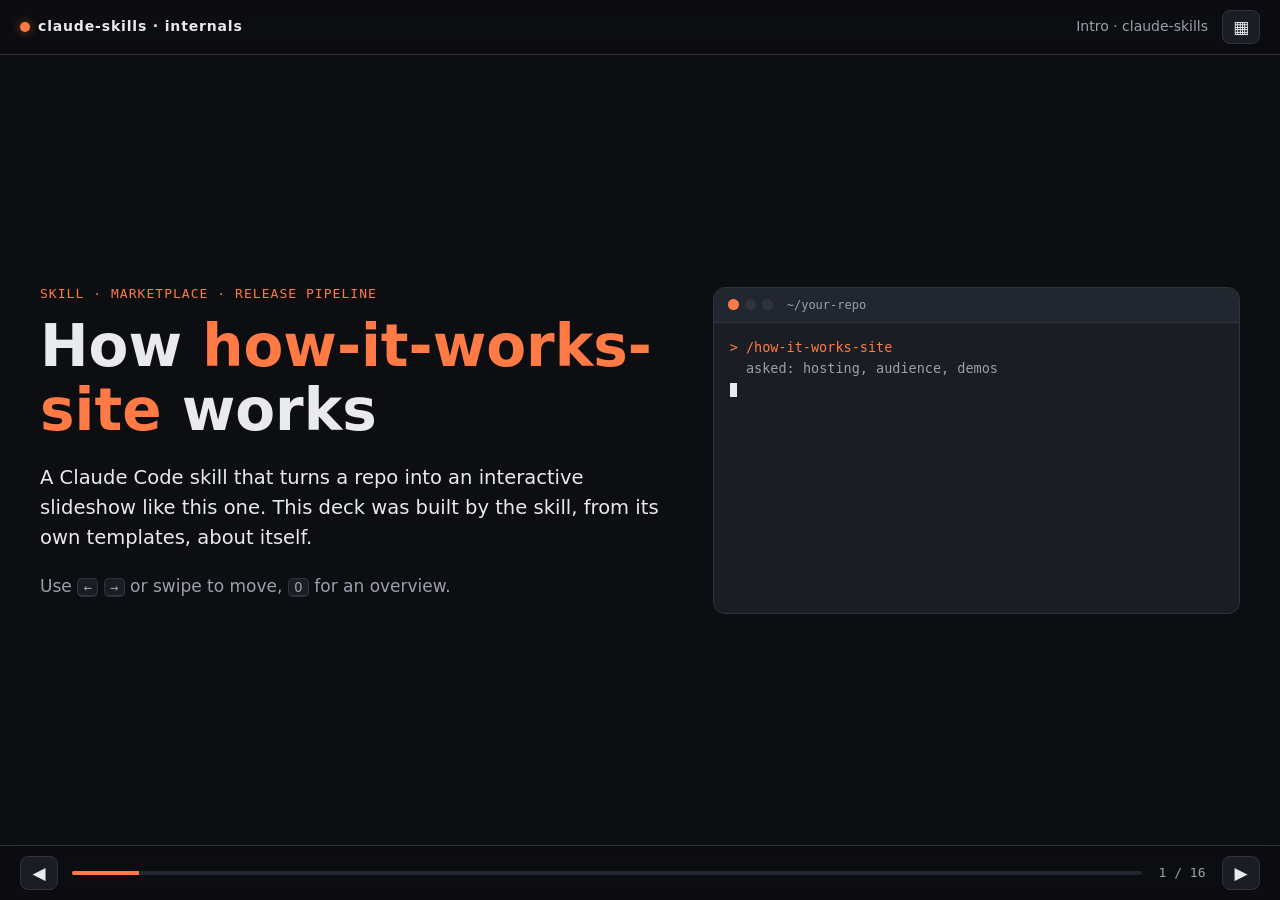
<file: site/index.html>
<!doctype html>
<html lang="en">
<head>
<meta charset="utf-8">
<meta name="viewport" content="width=device-width, initial-scale=1">
<title>claude-skills Internals</title>
<meta name="description" content="Interactive slideshow explaining how the how-it-works-site skill and the mveplus-skills plugin marketplace work.">
<link rel="stylesheet" href="deck.css">
<link rel="stylesheet" href="app.css">
</head>
<body data-deck-title="claude-skills Internals">

<header class="topbar">
  <a class="brand" href="#/title"><span class="brand-dot"></span>claude-skills · internals</a>
  <span class="chapter" id="chapter"></span>
  <button class="icon-btn" id="btn-overview" title="All slides (O)" aria-label="All slides">▦</button>
</header>

<main id="deck">

<!-- ============================ Intro ============================ -->
<section class="slide" id="title" data-chapter="Intro" data-title="claude-skills">
  <div class="hero">
    <div>
      <p class="kicker">Skill · Marketplace · Release pipeline</p>
      <h1>How <span class="accent">how-it-works-site</span> works</h1>
      <p class="lead">A Claude Code skill that turns a repo into an interactive slideshow like this one. This deck was built by the skill, from its own templates, about itself.</p>
      <p class="muted">Use <kbd>←</kbd> <kbd>→</kbd> or swipe to move, <kbd>O</kbd> for an overview.</p>
    </div>
    <div class="card term" aria-label="Files the skill creates">
      <div class="term-bar"><i></i><i></i><i></i><span>~/your-repo</span></div>
      <pre class="term-body" id="term"></pre>
    </div>
  </div>
</section>

<section class="slide" id="idea" data-chapter="Intro" data-title="The idea">
  <h2>The idea</h2>
  <div class="cols">
    <div>
      <p class="lead">A README tells you what a project does. It rarely shows <em>why</em> it is built that way, and it drifts away from the code over time.</p>
      <ul class="points">
        <li><b>Why first, code last.</b> Each deck starts with the problem, then the architecture, then one slide per component, with short real code excerpts.</li>
        <li><b>Demos run the real logic.</b> Simulations port the project's own functions (thresholds, ordering, integer maths), so playing with them teaches how the code behaves.</li>
        <li><b>The code wins.</b> Every number on a slide comes from the source. Where the docs say something else, the skill reports it instead of hiding it.</li>
        <li><b>Nothing to install.</b> Plain HTML, CSS and JS, no CDN, no build. It works offline and on any static host.</li>
      </ul>
    </div>
    <div class="card">
      <h3>README vs. how-it-works deck</h3>
      <table class="tbl">
        <tr><th></th><th>README</th><th>Deck</th></tr>
        <tr><td>Shows behaviour</td><td>Describes it</td><td>Runs it</td></tr>
        <tr><td>Explains design</td><td>Sometimes</td><td>On every slide</td></tr>
        <tr><td>Source of facts</td><td>Author's memory</td><td>The code</td></tr>
        <tr><td>Navigation</td><td>Scroll</td><td>Chapters, URL per slide</td></tr>
      </table>
      <p class="muted small">Reference deck: <a href="https://mveplus.github.io/onair-led-sign-firmware/">onair-led-sign-firmware</a>, 19 slides, 4 simulations.</p>
    </div>
  </div>
</section>

<section class="slide" id="output" data-chapter="Intro" data-title="What you get">
  <h2>What the skill adds to a repo</h2>
  <p class="sub">Click a file to see what it does.</p>
  <div class="cols wide-left">
    <svg viewBox="0 0 900 420" role="img" aria-label="Files added to the repository">
      <path class="edge" d="M450 92 L170 180"/>
      <path class="edge" d="M450 92 L450 180"/>
      <path class="edge" d="M450 92 L730 180"/>
      <path class="edge" d="M170 260 L170 320"/>
      <path class="edge" d="M450 260 L450 320"/>
      <g class="node pick" data-file="index"><rect x="330" y="20" width="240" height="72" rx="10"/><text x="450" y="52">site/index.html</text><text class="small" x="450" y="74">slides + page chrome</text></g>
      <g class="node pick" data-file="css"><rect x="50" y="180" width="240" height="80" rx="10"/><text x="170" y="214">site/deck.css</text><text class="small" x="170" y="238">theme tokens, layout</text></g>
      <g class="node pick" data-file="deck"><rect x="330" y="180" width="240" height="80" rx="10"/><text x="450" y="214">site/deck.js</text><text class="small" x="450" y="238">generic engine</text></g>
      <g class="node pick" data-file="app"><rect x="610" y="180" width="240" height="80" rx="10"/><text x="730" y="214">site/app.js</text><text class="small" x="730" y="238">this project's demos</text></g>
      <g class="node pick" data-file="img"><rect x="50" y="320" width="240" height="72" rx="10"/><text x="170" y="352">site/img/</text><text class="small" x="170" y="374">resized, EXIF stripped</text></g>
      <g class="node pick" data-file="ci"><rect x="330" y="320" width="240" height="72" rx="10"/><text x="450" y="352">pages workflow</text><text class="small" x="450" y="374">GitHub and/or GitLab</text></g>
      <g class="node pick" data-file="readme"><rect x="610" y="320" width="240" height="72" rx="10"/><text x="730" y="352">README.md</text><text class="small" x="730" y="374">+ link paragraph</text></g>
    </svg>
    <div class="card">
      <h3 id="file-name">Pick a file</h3>
      <p id="file-info" class="muted">Each box is something the skill writes. Only <code>app.js</code> and the slides are specific to your project; the rest is copied from the skill's templates.</p>
      <pre class="code" id="file-code"></pre>
    </div>
  </div>
</section>

<!-- ============================ The skill ============================ -->
<section class="slide" id="wiring" data-chapter="The skill" data-title="How a skill is wired">
  <h2>How a skill is wired</h2>
  <p class="sub">Three JSON/Markdown files take Claude Code from "add this marketplace" to "run this process". Click one.</p>
  <div class="cols wide-left">
    <svg viewBox="0 0 900 400" role="img" aria-label="Marketplace, plugin and skill files">
      <path class="edge" id="w-e1" d="M290 90 L330 90 Q350 90 350 110 L350 180 Q350 200 370 200 L410 200"/>
      <path class="edge" id="w-e2" d="M650 200 L690 200 Q710 200 710 220 L710 290 Q710 310 690 310 L650 310"/>
      <g class="node pick" data-w="market"><rect x="30" y="50" width="260" height="80" rx="10"/><text x="160" y="84">marketplace.json</text><text class="small" x="160" y="108">.claude-plugin/</text></g>
      <g class="node pick" data-w="plugin"><rect x="410" y="160" width="240" height="80" rx="10"/><text x="530" y="194">plugin.json</text><text class="small" x="530" y="218">how-it-works-site/.claude-plugin/</text></g>
      <g class="node pick" data-w="skill"><rect x="410" y="270" width="240" height="80" rx="10"/><text x="530" y="304">SKILL.md</text><text class="small" x="530" y="328">skills/how-it-works-site/</text></g>
      <g class="node pick" data-w="templates"><rect x="30" y="270" width="260" height="80" rx="10"/><text x="160" y="304">templates/</text><text class="small" x="160" y="328">copied into your site/</text></g>
      <path class="edge" id="w-e3" d="M410 310 L290 310"/>
    </svg>
    <div class="card">
      <h3 id="w-name">Pick a file</h3>
      <p id="w-info" class="muted">The marketplace lists plugins, a plugin bundles skills, and a skill is a Markdown file whose frontmatter decides <em>when</em> it runs and whose body says <em>what</em> to do.</p>
      <pre class="code" id="w-code"></pre>
    </div>
  </div>
</section>

<section class="slide" id="process" data-chapter="The skill" data-title="The 7-step process">
  <h2>What Claude does when the skill runs</h2>
  <p class="sub">The seven steps in <code>SKILL.md</code>, in order. Step through to see what each one produces.</p>
  <div class="cols">
    <div class="card">
      <ol class="steps" id="proc-steps">
        <li><b>Ask</b> before building, in one question round.</li>
        <li><b>Read the code</b> properly.</li>
        <li><b>Outline</b> 12–20 slides in chapters.</li>
        <li><b>Build</b> from the templates.</li>
        <li><b>Wire up publishing.</b></li>
        <li><b>Verify</b> in a real browser.</li>
        <li><b>Hand off</b>, and ask before committing.</li>
      </ol>
      <div class="row"><button class="btn" id="proc-prev">◀ Back</button><button class="btn primary" id="proc-next">Next ▶</button></div>
    </div>
    <div class="card">
      <h3 id="proc-title"></h3>
      <p id="proc-why"></p>
      <p class="label">Produces</p>
      <div class="info-box" id="proc-out"></div>
    </div>
  </div>
</section>

<section class="slide" id="truth" data-chapter="The skill" data-title="Code over docs">
  <h2>The code is the source of truth</h2>
  <div class="cols">
    <div>
      <p class="lead">Step 2 of the skill: get every timeout, threshold, default and endpoint <b>from the code</b>, not the README. Keep a list of the places where they disagree.</p>
      <ul class="points">
        <li><b>Why:</b> an explainer that repeats a stale README spreads the mistake to more readers, who now trust it more because it looks polished.</li>
        <li><b>Never fix quietly.</b> The slides show what the code actually does, and the list goes to the maintainer, who decides whether the code or the docs is wrong.</li>
        <li><b>Dead ends count too:</b> a CI job whose consumer doesn't exist, a flag nothing reads.</li>
      </ul>
    </div>
    <div class="card">
      <h3>Found while building this deck</h3>
      <ul class="finds">
        <li><code>SKILL.md</code>'s template table listed five files, but <code>templates/</code> also held <code>app.js</code>, the starter for the project's demos.</li>
        <li>The Pages template pinned <code>actions/checkout@v4.2.2</code> (Node 20), while this repo's own <code>ci.yml</code> had already moved to Node 24 actions.</li>
        <li><code>ci.yml</code>'s comment said the zip goes under <i>Settings → Skills</i>; the release notes it writes said <i>Settings → Capabilities → Skills</i>.</li>
        <li>Testing at phone width turned up a template bug: wide code blocks pushed grid columns past the screen edge.</li>
      </ul>
      <p class="muted small">All four were reported to the maintainer first, then fixed in the skill's 1.1.0 release.</p>
    </div>
  </div>
</section>

<section class="slide" id="real-sims" data-chapter="The skill" data-title="Real simulations">
  <h2>A simulation that only looks right is a bug</h2>
  <div class="cols">
    <div>
      <p class="lead">Demos port the project's own function and name it on the slide, so the reader can go and find it.</p>
      <ul class="points">
        <li><b>Same maths.</b> Integer division stays integer, thresholds keep their exact values, branches keep their order.</li>
        <li><b>Same edge cases.</b> If the firmware ignores a button press during boot, the simulation does too.</li>
        <li><b>In this deck:</b> the version-check demo is a line-for-line port of <code>scripts/check-versions.py</code>, and the tag parser reproduces the shell expansions in <code>ci.yml</code>.</li>
      </ul>
    </div>
    <div class="card">
      <h3>Ported, not imitated</h3>
<pre class="code"><span class="c"># scripts/check-versions.py</span>
if entry.get("version") != manifest.get("version"):
    errors.append(f"{name}: marketplace.json has "
                  f"{entry.get('version')!r}, plugin.json "
                  f"has {manifest.get('version')!r}")</pre>
<pre class="code"><span class="c">// site/app.js</span>
if (entry.version !== manifest.version)
  errors.push(`${name}: marketplace.json has ` +
    `${pyRepr(entry.version)}, plugin.json ` +
    `has ${pyRepr(manifest.version)}`);</pre>
    </div>
  </div>
</section>

<!-- ============================ Deck engine ============================ -->
<section class="slide" id="engine" data-chapter="Deck engine" data-title="deck.js">
  <h2>The engine: <code>deck.js</code></h2>
  <div class="cols">
    <div>
      <p class="lead">125 lines, no dependencies, shared by every generated site. Project code never edits it; it calls the small <code>window.Deck</code> API from <code>app.js</code>.</p>
      <ul class="points">
        <li><b>One URL per slide.</b> <code>#/slide-id</code> via <code>history.replaceState</code>, so links to a slide work and Back leaves the deck instead of stepping through it.</li>
        <li><b>Keyboard and touch.</b> Arrows, Space, PageUp/Down, Home/End, <kbd>O</kbd> overview, <kbd>Esc</kbd>. Inputs keep their own arrow keys; swipes starting on a control are ignored.</li>
        <li><b>Animate only what is visible.</b> One <code>requestAnimationFrame</code> loop calls only the hooks of the active slide.</li>
      </ul>
    </div>
    <div class="card">
      <h3>Try it: <code>Deck.onFrame</code></h3>
      <p class="muted small">This counter is registered with <code>Deck.onFrame('engine', …)</code>. Leave the slide and come back: it stopped while you were away.</p>
      <div class="big-num" id="frame-count">0</div>
      <p class="center muted small">frames run on this slide · current hash <code id="cur-hash"></code></p>
<pre class="code"><span class="c">// deck.js</span>
function frame(now) {
  const s = slides[cur];
  if (s) (frames[s.id] || []).forEach(fn => fn(now));
  requestAnimationFrame(frame);
}</pre>
    </div>
  </div>
</section>

<section class="slide" id="theme" data-chapter="Deck engine" data-title="Theme and offline">
  <h2>One accent, no external requests</h2>
  <div class="cols">
    <div>
      <p class="lead"><code>deck.css</code> defines the colours as CSS variables. A project re-tints the whole deck by changing <code>--accent</code>.</p>
      <ul class="points">
        <li><b>Dark by default.</b> Diagrams are inline SVG drawn with the same tokens, so they re-tint too.</li>
        <li><b>No CDNs, no web fonts.</b> System font stacks only. The site loads behind a corporate proxy, on a locked-down Pages host, or from a laptop with no network.</li>
        <li><b>Phone-friendly.</b> Below 860 px the columns stack; below 480 px the grids go single-column.</li>
      </ul>
    </div>
    <div class="card">
      <h3>Re-tint this deck</h3>
      <div class="row" id="tints">
        <button class="chip swatch" data-c="#ff7a45" style="--sw:#ff7a45">this deck</button>
        <button class="chip swatch" data-c="#ff3b3b" style="--sw:#ff3b3b">template red</button>
        <button class="chip swatch" data-c="#47d18c" style="--sw:#47d18c">green</button>
        <button class="chip swatch" data-c="#5aa9ff" style="--sw:#5aa9ff">blue</button>
        <button class="chip swatch" data-c="#c58cff" style="--sw:#c58cff">violet</button>
      </div>
      <pre class="code" id="tint-code"></pre>
    </div>
  </div>
</section>

<section class="slide" id="images" data-chapter="Deck engine" data-title="Images and privacy">
  <h2>Photos carry where they were taken</h2>
  <div class="cols">
    <div>
      <p class="lead">Phone photos usually contain GPS coordinates in their EXIF data. Once pushed, they are in git history for good.</p>
      <ul class="points">
        <li><b>Copies are cleaned.</b> Images go to <code>site/img/</code> resized and with metadata removed.</li>
        <li><b>Originals are checked.</b> The skill looks for GPS tags in the repo's own images and warns you if it finds any.</li>
        <li><b>Your call.</b> Removing a file from history needs a history rewrite and a force-push, so the skill only reports it.</li>
      </ul>
    </div>
    <div class="card">
      <h3>The commands it uses</h3>
<pre class="code"><span class="c"># copy for the site: rotate, strip metadata, resize</span>
magick in.jpg -auto-orient -strip \
  -resize 1200x -quality 80 site/img/out.jpg

<span class="c"># check an original for a location</span>
identify -format '%[EXIF:GPSLatitude]' in.jpg
exiftool -gps:all in.jpg</pre>
    </div>
  </div>
</section>

<section class="slide" id="pages" data-chapter="Deck engine" data-title="Publishing">
  <h2>Publishing: static files, no build</h2>
  <div class="cols">
    <div>
      <p class="lead">The workflow uploads <code>site/</code> as it is. It runs when <code>site/**</code> or the workflow changes on <code>main</code>.</p>
      <ul class="points">
        <li><b>GitHub:</b> enable Pages once with source = GitHub Actions. It only deploys from the default branch.</li>
        <li><b>GitLab:</b> a <code>pages</code> job is <em>merged</em> into the existing <code>.gitlab-ci.yml</code>, never overwriting it. Pages turns on by itself.</li>
        <li><b>README link.</b> A short paragraph points readers to the deck.</li>
      </ul>
<pre class="code"><span class="c"># one-time, GitHub</span>
gh api -X POST repos/OWNER/REPO/pages -f build_type=workflow</pre>
    </div>
    <div class="card">
      <h3><code>.github/workflows/pages.yml</code></h3>
<pre class="code">on:
  push:
    branches: [main]
    paths: ["site/**", ".github/workflows/pages.yml"]
permissions:
  pages: write
  id-token: write
steps:
  - uses: actions/checkout@v7.0.1
  - uses: actions/configure-pages@v6.0.0
  - uses: actions/upload-pages-artifact@v5.0.0
    with: { path: site }
  - uses: actions/deploy-pages@v5.0.1</pre>
    </div>
  </div>
</section>

<!-- ============================ Releasing ============================ -->
<section class="slide" id="release" data-chapter="Releasing" data-title="Release pipeline">
  <h2>From <code>release.sh</code> to a GitHub Release</h2>
  <div class="cols wide-left">
    <svg viewBox="0 0 900 430" role="img" aria-label="Release pipeline">
      <path id="r-e1" class="edge" d="M230 80 L330 80"/>
      <path id="r-e2" class="edge" d="M570 80 L670 80"/>
      <path id="r-e3" class="edge" d="M450 120 L450 200"/>
      <path id="r-e4" class="edge" d="M570 240 L660 240"/>
      <path id="r-e5" class="edge" d="M770 280 L770 340"/>
      <path id="r-e6" class="edge" d="M660 380 L570 380"/>
      <g class="node" id="r-dev"><rect x="20" y="40" width="210" height="80" rx="10"/><text x="125" y="74">release.sh</text><text class="small" x="125" y="98">your machine</text></g>
      <g class="node" id="r-git"><rect x="330" y="40" width="240" height="80" rx="10"/><text x="450" y="74">GitHub repo</text><text class="small" x="450" y="98">main + tag</text></g>
      <g class="node" id="r-cli"><rect x="670" y="40" width="210" height="80" rx="10"/><text x="775" y="74">claude plugin tag</text><text class="small" x="775" y="98">P--vX.Y.Z</text></g>
      <g class="node" id="r-val"><rect x="330" y="200" width="240" height="80" rx="10"/><text x="450" y="234">CI: validate</text><text class="small" x="450" y="258">every push and PR</text></g>
      <g class="node" id="r-rel"><rect x="660" y="200" width="220" height="80" rx="10"/><text x="770" y="234">CI: release</text><text class="small" x="770" y="258">tags only</text></g>
      <g class="node" id="r-out"><rect x="660" y="340" width="220" height="80" rx="10"/><text x="770" y="374">GitHub Release</text><text class="small" x="770" y="398">P-X.Y.Z.zip + notes</text></g>
      <g class="node" id="r-user"><rect x="330" y="340" width="240" height="80" rx="10"/><text x="450" y="374">Users</text><text class="small" x="450" y="398">/plugin install · claude.ai</text></g>
    </svg>
    <div class="card">
      <ol class="steps" id="rel-steps">
        <li><code>release.sh P X.Y.Z</code> refuses unless the version is <code>X.Y.Z</code>, the plugin exists, you're on <code>main</code> with a clean tree; then <code>git pull --ff-only</code>.</li>
        <li>Writes the version into <code>plugin.json</code> <em>and</em> the plugin's <code>marketplace.json</code> entry.</li>
        <li>Runs <code>check-versions.py P X.Y.Z</code> and <code>claude plugin validate</code> locally.</li>
        <li>Commits <code>release: P vX.Y.Z</code> and pushes <code>main</code>.</li>
        <li><code>claude plugin tag</code> creates and pushes the <code>P--vX.Y.Z</code> tag.</li>
        <li>The tag push starts CI: install Claude Code 2.1.302, validate every manifest, check versions, check the tag.</li>
        <li><code>release</code> job (needs <code>validate</code>): zip <code>P/skills/P</code>, write notes from commits touching <code>P/</code> since its previous tag.</li>
        <li><code>gh release create --verify-tag</code>. Users update through the marketplace, or upload the zip to claude.ai.</li>
      </ol>
      <div class="row"><button class="btn" id="rel-prev">◀ Back</button><button class="btn primary" id="rel-next">Next ▶</button></div>
    </div>
  </div>
</section>

<section class="slide" id="tags" data-chapter="Releasing" data-title="Tag parser">
  <h2>How CI reads a tag</h2>
  <p class="sub">The workflow triggers on tags matching <code>*--v*</code>, then splits them with two shell expansions. Type a tag.</p>
  <div class="cols">
    <div class="card">
      <label class="field">Tag
        <input id="tag-in" value="how-it-works-site--v1.0.0" spellcheck="false" autocomplete="off">
      </label>
      <div class="row" id="tag-presets">
        <button class="chip" data-t="how-it-works-site--v1.0.0">matching</button>
        <button class="chip" data-t="how-it-works-site--v1.1.0">wrong version</button>
        <button class="chip" data-t="v1.0.0">plain v1.0.0</button>
        <button class="chip" data-t="daily-retro--v0.1.0">unknown plugin</button>
        <button class="chip" data-t="a--v1--v2">two --v</button>
      </div>
<pre class="code"><span class="c"># .github/workflows/ci.yml</span>
TAG="${GITHUB_REF#refs/tags/}"
python3 scripts/check-versions.py "${TAG%--v*}" "${TAG##*--v}"</pre>
    </div>
    <div class="card">
      <table class="tbl" id="tag-out">
        <tr><th>Triggers CI?</th><td id="t-trig"></td></tr>
        <tr><th><code>${TAG%--v*}</code> → plugin</th><td id="t-plugin"></td></tr>
        <tr><th><code>${TAG##*--v}</code> → version</th><td id="t-ver"></td></tr>
        <tr><th>Release zip</th><td id="t-zip"></td></tr>
      </table>
      <p class="label">check-versions.py says</p>
      <pre class="code out" id="t-check"></pre>
      <p class="muted small">Checked against the manifests on the next slide. <code>%</code> drops the shortest matching suffix and <code>##</code> the longest matching prefix, so both split at the <em>last</em> <code>--v</code>.</p>
    </div>
  </div>
</section>

<section class="slide" id="versions" data-chapter="Releasing" data-title="Version check">
  <h2>Two files, one version</h2>
  <p class="sub">The version lives in both <code>plugin.json</code> and <code>marketplace.json</code>. <code>check-versions.py</code> runs on every push and fails CI if they disagree. Edit the fields.</p>
  <div class="cols">
    <div class="card">
      <div class="two">
        <div>
          <h3>marketplace.json entry</h3>
          <label class="field">name<input id="v-mname" value="how-it-works-site" spellcheck="false"></label>
          <label class="field">version<input id="v-mver" value="1.0.0" spellcheck="false"></label>
        </div>
        <div>
          <h3>plugin.json</h3>
          <label class="field">name<input id="v-pname" value="how-it-works-site" spellcheck="false"></label>
          <label class="field">version<input id="v-pver" value="1.0.0" spellcheck="false"></label>
        </div>
      </div>
      <label class="field">Tag arguments (optional, as the tag job passes them)
        <input id="v-args" value="" placeholder="how-it-works-site 1.0.0" spellcheck="false">
      </label>
      <p class="muted small">An empty version field means the key is missing, which Python reports as <code>None</code>.</p>
    </div>
    <div class="card">
      <h3>CI log</h3>
      <pre class="code out" id="v-out"></pre>
      <p class="label">Exit status</p>
      <div class="info-box" id="v-exit"></div>
    </div>
  </div>
</section>

<section class="slide" id="install" data-chapter="Releasing" data-title="Installing">
  <h2>Two ways to install</h2>
  <div class="cols">
    <div class="card">
      <h3>Claude Code: the marketplace</h3>
      <p>The repo itself is the marketplace. Claude Code reads <code>.claude-plugin/marketplace.json</code> from GitHub and installs plugins from the folders it lists.</p>
<pre class="code">/plugin marketplace add mveplus/claude-skills</pre>
<pre class="code">/plugin install how-it-works-site@mveplus-skills</pre>
      <p class="muted small">Update later with <code>/plugin marketplace update mveplus-skills</code>.</p>
    </div>
    <div class="card">
      <h3>claude.ai: the release zip</h3>
      <p>The release job zips only the skill folder, so the archive has <code>how-it-works-site/SKILL.md</code> at its root, the shape claude.ai expects.</p>
<pre class="code"><span class="c"># ci.yml, release job</span>
(cd "$PLUGIN/skills" &amp;&amp; zip -qr \
  "$GITHUB_WORKSPACE/$PLUGIN-$VERSION.zip" "$PLUGIN")</pre>
      <p class="muted small">Upload it under Settings → Capabilities → Skills.</p>
    </div>
  </div>
</section>

<!-- ============================ Wrap-up ============================ -->
<section class="slide" id="principles" data-chapter="Wrap-up" data-title="Design principles">
  <h2>The ideas behind it</h2>
  <div class="grid4">
    <div class="tile"><b>Code over docs</b><p>Facts come from the source; mismatches are reported, not smoothed over.</p></div>
    <div class="tile"><b>Real simulations</b><p>Demos port the project's functions and name them on the slide.</p></div>
    <div class="tile"><b>Zero dependencies</b><p>Static files, system fonts, inline SVG. Works offline and anywhere.</p></div>
    <div class="tile"><b>Ask, then act</b><p>Questions before building; confirmation before committing or pushing.</p></div>
    <div class="tile"><b>Generic engine</b><p><code>deck.js</code> never changes per project; <code>app.js</code> holds the specifics.</p></div>
    <div class="tile"><b>Privacy by default</b><p>Images stripped of metadata; GPS in originals is flagged.</p></div>
    <div class="tile"><b>One version, two files</b><p><code>release.sh</code> writes both; CI refuses to ship if they drift.</p></div>
    <div class="tile"><b>Tag = release</b><p>Pushing <code>P--vX.Y.Z</code> is the only way a release gets published.</p></div>
  </div>
  <p class="row links">
    <a class="btn" href="https://github.com/mveplus/claude-skills">Repository</a>
    <a class="btn" href="https://github.com/mveplus/claude-skills/blob/main/how-it-works-site/skills/how-it-works-site/SKILL.md">SKILL.md</a>
    <a class="btn" href="https://github.com/mveplus/claude-skills/releases">Releases</a>
    <a class="btn" href="https://mveplus.github.io/onair-led-sign-firmware/">Reference deck</a>
  </p>
</section>

</main>

<nav class="bottombar" aria-label="Slide navigation">
  <button class="icon-btn" id="btn-prev" aria-label="Previous slide">◀</button>
  <div class="progress"><div id="progress-fill"></div></div>
  <span class="counter" id="counter"></span>
  <button class="icon-btn" id="btn-next" aria-label="Next slide">▶</button>
</nav>

<div class="overview" id="overview" hidden>
  <div class="overview-inner">
    <div class="overview-head"><h2>All slides</h2><button class="icon-btn" id="btn-close-ov" aria-label="Close">✕</button></div>
    <ol id="overview-list"></ol>
  </div>
</div>

<script src="deck.js"></script>
<script src="app.js"></script>
</body>
</html>
</file>
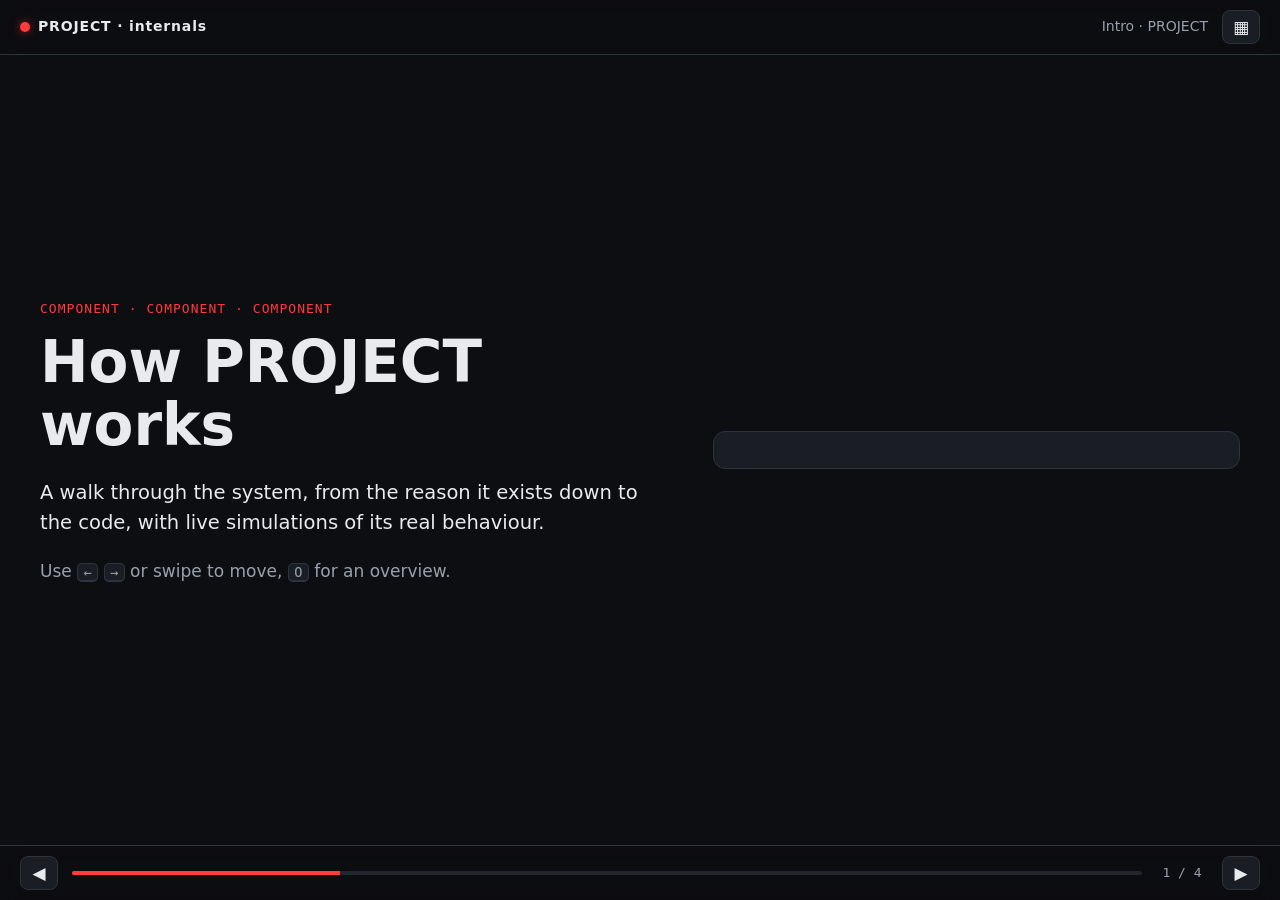
<file: how-it-works-site/skills/how-it-works-site/templates/index.html>
<!doctype html>
<html lang="en">
<head>
<meta charset="utf-8">
<meta name="viewport" content="width=device-width, initial-scale=1">
<title>PROJECT Internals</title>
<meta name="description" content="Interactive slideshow explaining how PROJECT works.">
<link rel="stylesheet" href="deck.css">
<!-- optional: <link rel="stylesheet" href="app.css"> for project-specific styles -->
</head>
<body data-deck-title="PROJECT Internals">

<header class="topbar">
  <a class="brand" href="#/title"><span class="brand-dot"></span>PROJECT · internals</a>
  <span class="chapter" id="chapter"></span>
  <button class="icon-btn" id="btn-overview" title="All slides (O)" aria-label="All slides">▦</button>
</header>

<main id="deck">

<!-- Pattern: hero / title slide -->
<section class="slide" id="title" data-chapter="Intro" data-title="PROJECT">
  <div class="hero">
    <div>
      <p class="kicker">COMPONENT · COMPONENT · COMPONENT</p>
      <h1>How PROJECT works</h1>
      <p class="lead">A walk through the system, from the reason it exists down to the code, with live simulations of its real behaviour.</p>
      <p class="muted">Use <kbd>←</kbd> <kbd>→</kbd> or swipe to move, <kbd>O</kbd> for an overview.</p>
    </div>
    <div class="card"><!-- playful interactive element tied to the project --></div>
  </div>
</section>

<!-- Pattern: two columns, explanation + interactive card -->
<section class="slide" id="idea" data-chapter="Intro" data-title="The idea">
  <h2>The idea</h2>
  <div class="cols">
    <div>
      <p class="lead">One or two sentences: the problem, and what this project does about it.</p>
      <ul class="points">
        <li><b>Point.</b> Why it matters.</li>
      </ul>
    </div>
    <div class="card"><h3>Pick a component</h3><p id="info">…</p></div>
  </div>
</section>

<!-- Pattern: stepper (wire it up with Deck.stepper in app.js) -->
<section class="slide" id="flow" data-chapter="Intro" data-title="Request flow">
  <h2>How a request travels</h2>
  <div class="cols wide-left">
    <svg viewBox="0 0 900 400" role="img" aria-label="Flow diagram">
      <path id="e-a-b" class="edge" d="M190 200 L710 200"/>
      <g class="node" id="n-a"><rect x="30" y="160" width="160" height="80" rx="10"/><text x="110" y="205">A</text></g>
      <g class="node" id="n-b"><rect x="710" y="160" width="160" height="80" rx="10"/><text x="790" y="205">B</text></g>
    </svg>
    <div class="card">
      <ol class="steps" id="flow-steps">
        <li>Step one.</li>
        <li>Step two.</li>
      </ol>
      <div class="row"><button class="btn" id="flow-prev">◀ Back</button><button class="btn primary" id="flow-next">Next ▶</button></div>
    </div>
  </div>
</section>

<!-- Pattern: principles grid / closing -->
<section class="slide" id="principles" data-chapter="Wrap-up" data-title="Design principles">
  <h2>The ideas behind it</h2>
  <div class="grid4">
    <div class="tile"><b>Principle</b><p>How the code embodies it.</p></div>
  </div>
</section>

</main>

<nav class="bottombar" aria-label="Slide navigation">
  <button class="icon-btn" id="btn-prev" aria-label="Previous slide">◀</button>
  <div class="progress"><div id="progress-fill"></div></div>
  <span class="counter" id="counter"></span>
  <button class="icon-btn" id="btn-next" aria-label="Next slide">▶</button>
</nav>

<div class="overview" id="overview" hidden>
  <div class="overview-inner">
    <div class="overview-head"><h2>All slides</h2><button class="icon-btn" id="btn-close-ov" aria-label="Close">✕</button></div>
    <ol id="overview-list"></ol>
  </div>
</div>

<script src="deck.js"></script>
<script src="app.js"></script>
</body>
</html>
</file>
<file: site/deck.css>
/* deck.css — base theme for how-it-works sites. Re-tint with --accent. */
:root {
  --bg: #0d0e11;
  --bg-2: #14161b;
  --panel: #1a1d23;
  --panel-2: #22262e;
  --line: #2e333d;
  --text: #e9eaee;
  --muted: #9aa0ab;
  --accent: #ff3b3b;
  --accent-soft: rgba(255, 59, 59, .15);
  --accent-glow: rgba(255, 59, 59, .55);
  --warn: #ffb547;
  --ok: #47d18c;
  --info: #5aa9ff;
  --code-bg: #101216;
  --radius: 12px;
  --mono: ui-monospace, "SF Mono", "JetBrains Mono", Menlo, Consolas, monospace;
  --sans: system-ui, -apple-system, "Segoe UI", Roboto, "Helvetica Neue", Arial, sans-serif;
  color-scheme: dark;
}

* { box-sizing: border-box; }
html, body { margin: 0; height: 100%; }
body { background: var(--bg); color: var(--text); font: 17px/1.55 var(--sans); overflow: hidden; }
a { color: var(--info); }
code { font-family: var(--mono); font-size: .88em; background: var(--panel-2); padding: .1em .35em; border-radius: 5px; }
kbd { font-family: var(--mono); font-size: .8em; border: 1px solid var(--line); border-bottom-width: 2px; border-radius: 5px; padding: 0 .4em; background: var(--panel); }
button { font: inherit; color: inherit; cursor: pointer; }

/* ---------- chrome ---------- */
.topbar, .bottombar {
  position: fixed; left: 0; right: 0; z-index: 10;
  display: flex; align-items: center; gap: 14px; padding: 10px 20px;
  background: rgba(13, 14, 17, .85); backdrop-filter: blur(8px);
}
.topbar { top: 0; border-bottom: 1px solid var(--line); }
.bottombar { bottom: 0; border-top: 1px solid var(--line); }
.brand { display: flex; align-items: center; gap: 8px; color: var(--text); text-decoration: none; font-weight: 700; letter-spacing: .06em; font-size: 14px; }
.brand-dot { width: 10px; height: 10px; border-radius: 50%; background: var(--accent); box-shadow: 0 0 10px var(--accent-glow); }
.chapter { flex: 1; color: var(--muted); font-size: 14px; text-align: right; }
.icon-btn { background: var(--panel); border: 1px solid var(--line); border-radius: 8px; width: 38px; height: 34px; display: grid; place-items: center; }
.icon-btn:hover { border-color: var(--muted); }
.progress { flex: 1; height: 4px; background: var(--panel-2); border-radius: 4px; overflow: hidden; }
#progress-fill { height: 100%; width: 0; background: var(--accent); transition: width .3s; }
.counter { font-family: var(--mono); font-size: 13px; color: var(--muted); min-width: 52px; text-align: center; }

/* ---------- slides ---------- */
#deck { position: fixed; inset: 55px 0 55px 0; }
.slide {
  position: absolute; inset: 0; overflow-y: auto;
  padding: 28px max(16px, calc((100vw - 1200px) / 2));
  opacity: 0; visibility: hidden; transform: translateX(30px);
  transition: opacity .35s, transform .35s, visibility .35s;
}
.slide.active { opacity: 1; visibility: visible; transform: none; }
.slide.before { transform: translateX(-30px); }
h1 { font-size: clamp(34px, 5vw, 58px); line-height: 1.1; margin: .2em 0 .3em; }
h2 { font-size: clamp(24px, 3vw, 36px); margin: 0 0 .3em; }
h3 { margin: 0 0 .5em; font-size: 18px; }
.sub { color: var(--muted); margin: 0 0 18px; }
.lead { font-size: 1.15em; }
.kicker { color: var(--accent); font-family: var(--mono); font-size: 13px; letter-spacing: .08em; text-transform: uppercase; margin: 0; }
.muted { color: var(--muted); }
.note { border-left: 3px solid var(--warn); background: rgba(255, 181, 71, .08); padding: 8px 12px; border-radius: 0 8px 8px 0; font-size: 15px; }
.hero { display: grid; grid-template-columns: 1.2fr 1fr; gap: 40px; align-items: center; min-height: 100%; }

.cols { display: grid; grid-template-columns: 1fr 1fr; gap: 28px; align-items: start; }
.cols.wide-left { grid-template-columns: 1.4fr 1fr; }
.cols.wide-right { grid-template-columns: 1fr 1.6fr; }
/* let wide <pre> blocks scroll inside their column instead of widening the grid */
.cols > *, .hero > * { min-width: 0; }
.card { background: var(--panel); border: 1px solid var(--line); border-radius: var(--radius); padding: 18px 20px; }
.points { padding-left: 1.1em; margin: 0; }
.points li { margin-bottom: .7em; }
.row { display: flex; gap: 8px; align-items: center; margin-top: 12px; flex-wrap: wrap; }
.info-box { background: var(--bg-2); border: 1px solid var(--line); border-radius: 8px; padding: 10px 14px; min-height: 3em; font-size: 15px; }
.grid4 { display: grid; grid-template-columns: repeat(4, 1fr); gap: 14px; }
.tile { background: var(--panel); border: 1px solid var(--line); border-top: 3px solid var(--accent); border-radius: var(--radius); padding: 14px 16px; }
.tile p { color: var(--muted); font-size: 14.5px; margin: .4em 0 0; }

.btn { background: var(--panel-2); border: 1px solid var(--line); border-radius: 8px; padding: 7px 14px; }
.btn:hover { border-color: var(--muted); }
.btn.primary { background: var(--accent); border-color: var(--accent); color: #fff; font-weight: 600; }
.btn:disabled { opacity: .4; cursor: default; }
.chip { background: var(--panel); border: 1px solid var(--line); border-radius: 999px; padding: 6px 14px; font-size: 14px; }
.chip.active { border-color: var(--accent); color: #fff; background: var(--accent-soft); }
.seg { display: flex; border: 1px solid var(--line); border-radius: 10px; overflow: hidden; margin-bottom: 14px; }
.seg button { flex: 1; background: var(--panel-2); border: 0; padding: 8px; border-right: 1px solid var(--line); }
.seg button:last-child { border-right: 0; }
.seg button.active { background: var(--accent); color: #fff; font-weight: 600; }
.slider { display: block; font: 14px var(--mono); color: var(--muted); margin-bottom: 8px; }
.slider output { float: right; color: var(--text); }
.slider input { width: 100%; accent-color: var(--accent); }
.field { display: block; font-size: 14px; color: var(--muted); margin-bottom: 10px; }
.field select, .field input { display: block; width: 100%; margin-top: 4px; background: var(--code-bg); color: var(--text); border: 1px solid var(--line); border-radius: 8px; padding: 8px 10px; font: 14px var(--mono); }

pre.code {
  background: var(--code-bg); border: 1px solid var(--line); border-radius: 10px;
  padding: 12px 14px; margin: 10px 0; overflow-x: auto; font: 13.5px/1.5 var(--mono); white-space: pre;
}
pre.code .c { color: #6f7785; }
pre.code:empty { display: none; }

.steps { padding-left: 1.3em; margin: 0; }
.steps li { margin: 0 0 .55em; color: var(--muted); transition: color .2s; font-size: 15px; }
.steps li.cur { color: var(--text); }
.steps li.cur::marker { color: var(--warn); font-weight: 700; }
.tbl { width: 100%; border-collapse: collapse; font-size: 14px; }
.tbl th, .tbl td { text-align: left; padding: 6px 8px; border-bottom: 1px solid var(--line); }
.tbl th { color: var(--muted); font-weight: 500; }

/* SVG diagrams: give nodes class="node", edges class="edge" */
svg .node rect { fill: var(--panel); stroke: var(--line); stroke-width: 2; transition: stroke .3s, fill .3s; }
svg .node.hot rect { stroke: var(--warn); fill: #2a2418; }
svg .node text { fill: var(--text); text-anchor: middle; font: 600 16px var(--sans); }
svg .node text.small { fill: var(--muted); font-size: 12px; font-weight: 400; }
svg .edge { fill: none; stroke: var(--line); stroke-width: 3; transition: stroke .3s; }
svg .edge.hot { stroke: var(--warn); }

/* glow element driven by Deck.setLevel(el, 0..1) */
.glow { --level: 0; color: rgb(calc(70 + var(--level) * 185), calc(30 + var(--level) * 29), calc(30 + var(--level) * 29));
  text-shadow: 0 0 calc(var(--level) * 18px) var(--accent-glow); }

/* ---------- overview ---------- */
.overview { position: fixed; inset: 0; z-index: 20; background: rgba(8, 9, 11, .94); overflow-y: auto; }
.overview-inner { max-width: 1100px; margin: 0 auto; padding: 24px 16px; }
.overview-head { display: flex; justify-content: space-between; align-items: center; }
#overview-list { list-style: none; padding: 0; display: grid; grid-template-columns: repeat(auto-fill, minmax(220px, 1fr)); gap: 12px; }
#overview-list a { display: block; background: var(--panel); border: 1px solid var(--line); border-radius: 10px; padding: 14px; color: var(--text); text-decoration: none; height: 100%; }
#overview-list a:hover, #overview-list a.cur { border-color: var(--accent); }
#overview-list small { display: block; color: var(--muted); font-size: 12px; font-family: var(--mono); }

@media (max-width: 860px) {
  body { font-size: 16px; }
  .cols, .cols.wide-left, .cols.wide-right, .hero { grid-template-columns: 1fr; gap: 18px; }
  .hero { min-height: 0; }
  .grid4 { grid-template-columns: 1fr 1fr; }
  .chapter { display: none; }
  .topbar, .bottombar { padding: 8px 16px; }
}
@media (max-width: 480px) { .grid4 { grid-template-columns: 1fr; } }
@media (prefers-reduced-motion: reduce) { .slide { transition: none; } }
</file>
<file: site/app.css>
/* app.css — project-specific styles for the claude-skills deck. */
:root { --accent: #ff7a45; --accent-soft: rgba(255, 122, 69, .15); --accent-glow: rgba(255, 122, 69, .55); }
.accent { color: var(--accent); }
.small { font-size: 14px; }
.center { text-align: center; }
.label { color: var(--muted); font-size: 13px; text-transform: uppercase; letter-spacing: .06em; margin: 14px 0 6px; }

/* title terminal */
.term { padding: 0; overflow: hidden; }
.term-bar { display: flex; gap: 6px; align-items: center; padding: 10px 14px; background: var(--panel-2); border-bottom: 1px solid var(--line); }
.term-bar i { width: 11px; height: 11px; border-radius: 50%; background: var(--line); }
.term-bar i:first-child { background: var(--accent); }
.term-bar span { margin-left: 8px; font: 12px var(--mono); color: var(--muted); }
.term-body { margin: 0; padding: 14px 16px; min-height: 290px; font: 13.5px/1.6 var(--mono); white-space: pre-wrap; color: var(--text); }
.term-body .p { color: var(--accent); }
.term-body .ok { color: var(--ok); }
.term-body .dim { color: var(--muted); }
.cursor { display: inline-block; width: .55em; height: 1.1em; vertical-align: -.2em; background: var(--text); animation: blink 1s steps(1) infinite; }
@keyframes blink { 50% { opacity: 0; } }

/* clickable diagram nodes */
svg .node.pick { cursor: pointer; }
svg .node.pick:hover rect { stroke: var(--muted); }
svg .node.sel rect { stroke: var(--accent); fill: var(--accent-soft); }

.finds { padding-left: 1.1em; margin: 0; font-size: 15px; }
.finds li { margin-bottom: .6em; }
.big-num { font: 700 56px/1 var(--mono); text-align: center; color: var(--accent); margin: 14px 0 4px; }
.swatch::before { content: ""; display: inline-block; width: 10px; height: 10px; border-radius: 50%; background: var(--sw); margin-right: 6px; }
.two { display: grid; grid-template-columns: 1fr 1fr; gap: 14px; }
pre.code.out { min-height: 3.2em; white-space: pre-wrap; word-break: break-word; }
pre.code .err { color: var(--accent); }
pre.code .good { color: var(--ok); }
.yes { color: var(--ok); font-weight: 600; }
.no { color: var(--accent); font-weight: 600; }
#tag-out td { font-family: var(--mono); word-break: break-all; }
#tag-out th { width: 48%; }
.links { margin-top: 22px; }
/* let wide <pre> blocks scroll inside their column instead of widening the grid */
.two > * { min-width: 0; }
.btn { text-decoration: none; color: var(--text); }
@media (max-width: 480px) { .two { grid-template-columns: 1fr; } }
</file>
<file: how-it-works-site/skills/how-it-works-site/templates/deck.css>
/* deck.css — base theme for how-it-works sites. Re-tint with --accent. */
:root {
  --bg: #0d0e11;
  --bg-2: #14161b;
  --panel: #1a1d23;
  --panel-2: #22262e;
  --line: #2e333d;
  --text: #e9eaee;
  --muted: #9aa0ab;
  --accent: #ff3b3b;
  --accent-soft: rgba(255, 59, 59, .15);
  --accent-glow: rgba(255, 59, 59, .55);
  --warn: #ffb547;
  --ok: #47d18c;
  --info: #5aa9ff;
  --code-bg: #101216;
  --radius: 12px;
  --mono: ui-monospace, "SF Mono", "JetBrains Mono", Menlo, Consolas, monospace;
  --sans: system-ui, -apple-system, "Segoe UI", Roboto, "Helvetica Neue", Arial, sans-serif;
  color-scheme: dark;
}

* { box-sizing: border-box; }
html, body { margin: 0; height: 100%; }
body { background: var(--bg); color: var(--text); font: 17px/1.55 var(--sans); overflow: hidden; }
a { color: var(--info); }
code { font-family: var(--mono); font-size: .88em; background: var(--panel-2); padding: .1em .35em; border-radius: 5px; }
kbd { font-family: var(--mono); font-size: .8em; border: 1px solid var(--line); border-bottom-width: 2px; border-radius: 5px; padding: 0 .4em; background: var(--panel); }
button { font: inherit; color: inherit; cursor: pointer; }

/* ---------- chrome ---------- */
.topbar, .bottombar {
  position: fixed; left: 0; right: 0; z-index: 10;
  display: flex; align-items: center; gap: 14px; padding: 10px 20px;
  background: rgba(13, 14, 17, .85); backdrop-filter: blur(8px);
}
.topbar { top: 0; border-bottom: 1px solid var(--line); }
.bottombar { bottom: 0; border-top: 1px solid var(--line); }
.brand { display: flex; align-items: center; gap: 8px; color: var(--text); text-decoration: none; font-weight: 700; letter-spacing: .06em; font-size: 14px; }
.brand-dot { width: 10px; height: 10px; border-radius: 50%; background: var(--accent); box-shadow: 0 0 10px var(--accent-glow); }
.chapter { flex: 1; color: var(--muted); font-size: 14px; text-align: right; }
.icon-btn { background: var(--panel); border: 1px solid var(--line); border-radius: 8px; width: 38px; height: 34px; display: grid; place-items: center; }
.icon-btn:hover { border-color: var(--muted); }
.progress { flex: 1; height: 4px; background: var(--panel-2); border-radius: 4px; overflow: hidden; }
#progress-fill { height: 100%; width: 0; background: var(--accent); transition: width .3s; }
.counter { font-family: var(--mono); font-size: 13px; color: var(--muted); min-width: 52px; text-align: center; }

/* ---------- slides ---------- */
#deck { position: fixed; inset: 55px 0 55px 0; }
.slide {
  position: absolute; inset: 0; overflow-y: auto;
  padding: 28px max(16px, calc((100vw - 1200px) / 2));
  opacity: 0; visibility: hidden; transform: translateX(30px);
  transition: opacity .35s, transform .35s, visibility .35s;
}
.slide.active { opacity: 1; visibility: visible; transform: none; }
.slide.before { transform: translateX(-30px); }
h1 { font-size: clamp(34px, 5vw, 58px); line-height: 1.1; margin: .2em 0 .3em; }
h2 { font-size: clamp(24px, 3vw, 36px); margin: 0 0 .3em; }
h3 { margin: 0 0 .5em; font-size: 18px; }
.sub { color: var(--muted); margin: 0 0 18px; }
.lead { font-size: 1.15em; }
.kicker { color: var(--accent); font-family: var(--mono); font-size: 13px; letter-spacing: .08em; text-transform: uppercase; margin: 0; }
.muted { color: var(--muted); }
.note { border-left: 3px solid var(--warn); background: rgba(255, 181, 71, .08); padding: 8px 12px; border-radius: 0 8px 8px 0; font-size: 15px; }
.hero { display: grid; grid-template-columns: 1.2fr 1fr; gap: 40px; align-items: center; min-height: 100%; }

.cols { display: grid; grid-template-columns: 1fr 1fr; gap: 28px; align-items: start; }
.cols.wide-left { grid-template-columns: 1.4fr 1fr; }
.cols.wide-right { grid-template-columns: 1fr 1.6fr; }
/* let wide <pre> blocks scroll inside their column instead of widening the grid */
.cols > *, .hero > * { min-width: 0; }
.card { background: var(--panel); border: 1px solid var(--line); border-radius: var(--radius); padding: 18px 20px; }
.points { padding-left: 1.1em; margin: 0; }
.points li { margin-bottom: .7em; }
.row { display: flex; gap: 8px; align-items: center; margin-top: 12px; flex-wrap: wrap; }
.info-box { background: var(--bg-2); border: 1px solid var(--line); border-radius: 8px; padding: 10px 14px; min-height: 3em; font-size: 15px; }
.grid4 { display: grid; grid-template-columns: repeat(4, 1fr); gap: 14px; }
.tile { background: var(--panel); border: 1px solid var(--line); border-top: 3px solid var(--accent); border-radius: var(--radius); padding: 14px 16px; }
.tile p { color: var(--muted); font-size: 14.5px; margin: .4em 0 0; }

.btn { background: var(--panel-2); border: 1px solid var(--line); border-radius: 8px; padding: 7px 14px; }
.btn:hover { border-color: var(--muted); }
.btn.primary { background: var(--accent); border-color: var(--accent); color: #fff; font-weight: 600; }
.btn:disabled { opacity: .4; cursor: default; }
.chip { background: var(--panel); border: 1px solid var(--line); border-radius: 999px; padding: 6px 14px; font-size: 14px; }
.chip.active { border-color: var(--accent); color: #fff; background: var(--accent-soft); }
.seg { display: flex; border: 1px solid var(--line); border-radius: 10px; overflow: hidden; margin-bottom: 14px; }
.seg button { flex: 1; background: var(--panel-2); border: 0; padding: 8px; border-right: 1px solid var(--line); }
.seg button:last-child { border-right: 0; }
.seg button.active { background: var(--accent); color: #fff; font-weight: 600; }
.slider { display: block; font: 14px var(--mono); color: var(--muted); margin-bottom: 8px; }
.slider output { float: right; color: var(--text); }
.slider input { width: 100%; accent-color: var(--accent); }
.field { display: block; font-size: 14px; color: var(--muted); margin-bottom: 10px; }
.field select, .field input { display: block; width: 100%; margin-top: 4px; background: var(--code-bg); color: var(--text); border: 1px solid var(--line); border-radius: 8px; padding: 8px 10px; font: 14px var(--mono); }

pre.code {
  background: var(--code-bg); border: 1px solid var(--line); border-radius: 10px;
  padding: 12px 14px; margin: 10px 0; overflow-x: auto; font: 13.5px/1.5 var(--mono); white-space: pre;
}
pre.code .c { color: #6f7785; }
pre.code:empty { display: none; }

.steps { padding-left: 1.3em; margin: 0; }
.steps li { margin: 0 0 .55em; color: var(--muted); transition: color .2s; font-size: 15px; }
.steps li.cur { color: var(--text); }
.steps li.cur::marker { color: var(--warn); font-weight: 700; }
.tbl { width: 100%; border-collapse: collapse; font-size: 14px; }
.tbl th, .tbl td { text-align: left; padding: 6px 8px; border-bottom: 1px solid var(--line); }
.tbl th { color: var(--muted); font-weight: 500; }

/* SVG diagrams: give nodes class="node", edges class="edge" */
svg .node rect { fill: var(--panel); stroke: var(--line); stroke-width: 2; transition: stroke .3s, fill .3s; }
svg .node.hot rect { stroke: var(--warn); fill: #2a2418; }
svg .node text { fill: var(--text); text-anchor: middle; font: 600 16px var(--sans); }
svg .node text.small { fill: var(--muted); font-size: 12px; font-weight: 400; }
svg .edge { fill: none; stroke: var(--line); stroke-width: 3; transition: stroke .3s; }
svg .edge.hot { stroke: var(--warn); }

/* glow element driven by Deck.setLevel(el, 0..1) */
.glow { --level: 0; color: rgb(calc(70 + var(--level) * 185), calc(30 + var(--level) * 29), calc(30 + var(--level) * 29));
  text-shadow: 0 0 calc(var(--level) * 18px) var(--accent-glow); }

/* ---------- overview ---------- */
.overview { position: fixed; inset: 0; z-index: 20; background: rgba(8, 9, 11, .94); overflow-y: auto; }
.overview-inner { max-width: 1100px; margin: 0 auto; padding: 24px 16px; }
.overview-head { display: flex; justify-content: space-between; align-items: center; }
#overview-list { list-style: none; padding: 0; display: grid; grid-template-columns: repeat(auto-fill, minmax(220px, 1fr)); gap: 12px; }
#overview-list a { display: block; background: var(--panel); border: 1px solid var(--line); border-radius: 10px; padding: 14px; color: var(--text); text-decoration: none; height: 100%; }
#overview-list a:hover, #overview-list a.cur { border-color: var(--accent); }
#overview-list small { display: block; color: var(--muted); font-size: 12px; font-family: var(--mono); }

@media (max-width: 860px) {
  body { font-size: 16px; }
  .cols, .cols.wide-left, .cols.wide-right, .hero { grid-template-columns: 1fr; gap: 18px; }
  .hero { min-height: 0; }
  .grid4 { grid-template-columns: 1fr 1fr; }
  .chapter { display: none; }
  .topbar, .bottombar { padding: 8px 16px; }
}
@media (max-width: 480px) { .grid4 { grid-template-columns: 1fr; } }
@media (prefers-reduced-motion: reduce) { .slide { transition: none; } }
</file>
